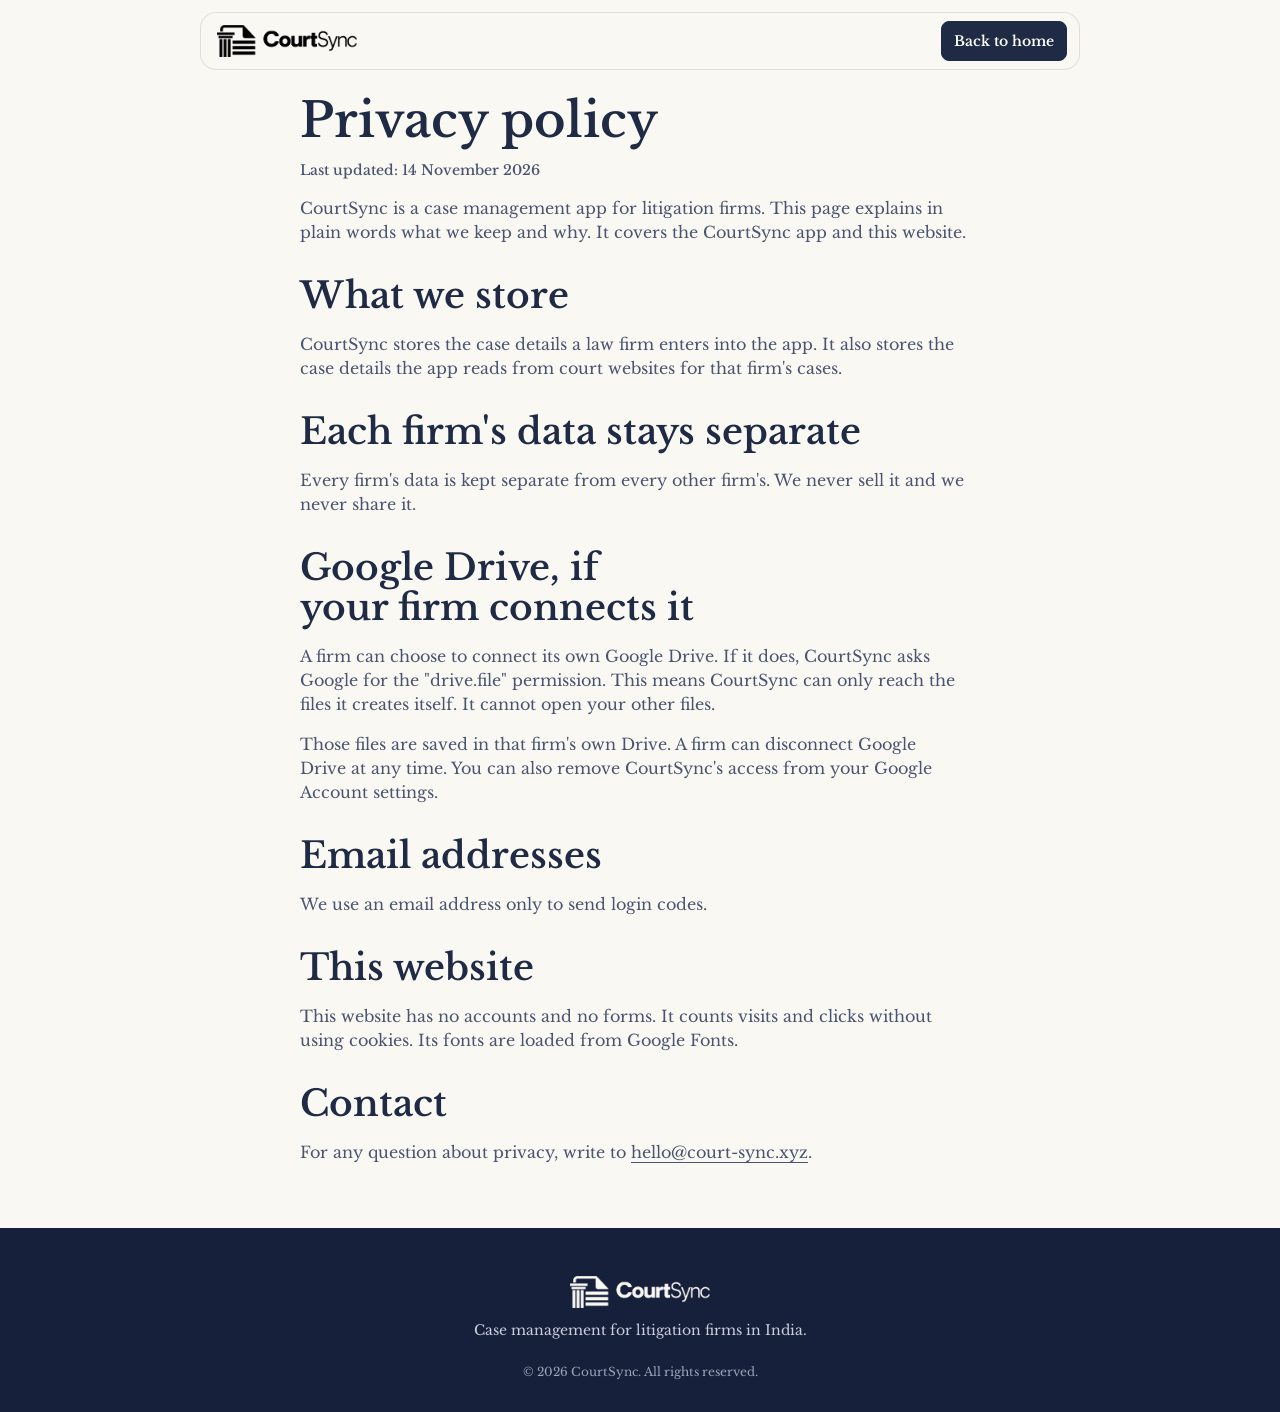
<file: privacy.html>
<!DOCTYPE html>
<html lang="en">
<head>
<meta charset="utf-8">
<meta name="viewport" content="width=device-width, initial-scale=1">
<title>Privacy policy | CourtSync</title>
<meta name="description" content="What CourtSync stores, how each firm's data is kept separate, how Google Drive is used if a firm connects it, and how email addresses are used.">
<link rel="canonical" href="https://court-sync.xyz/privacy">
<meta name="theme-color" content="#1f2a44">
<link rel="icon" href="favicon.png" type="image/png">
<link rel="preconnect" href="https://fonts.googleapis.com">
<link rel="preconnect" href="https://fonts.gstatic.com" crossorigin>
<link href="https://fonts.googleapis.com/css2?family=Libre+Baskerville:wght@400..700&display=swap" rel="stylesheet">
<link rel="stylesheet" href="styles.css">
</head>
<body>
<a class="skip-link body-4" href="#main">Skip to content</a>
<header>
  <nav class="nav" aria-label="Main">
    <a class="brand" href="/" aria-label="CourtSync, back to the home page"><img src="logo.png" alt="CourtSync" width="175" height="40"></a>
    <div class="nav-right"><a class="btn button-sm" href="/" style="display:inline-flex">Back to home</a></div>
  </nav>
</header>

<main id="main" class="page">
  <div class="container">
    <article class="prose">
      <h1 class="heading-2">Privacy policy</h1>
      <p class="caption-1">Last updated: 14 November 2026</p>
      <p class="body-3">CourtSync is a case management app for litigation firms. This page explains in plain words what we keep and why. It covers the CourtSync app and this website.</p>

      <h2 class="heading-3">What we store</h2>
      <p class="body-3">CourtSync stores the case details a law firm enters into the app. It also stores the case details the app reads from court websites for that firm's cases.</p>

      <h2 class="heading-3">Each firm's data stays separate</h2>
      <p class="body-3">Every firm's data is kept separate from every other firm's. We never sell it and we never share it.</p>

      <h2 class="heading-3">Google Drive, if your firm connects it</h2>
      <p class="body-3">A firm can choose to connect its own Google Drive. If it does, CourtSync asks Google for the "drive.file" permission. This means CourtSync can only reach the files it creates itself. It cannot open your other files.</p>
      <p class="body-3">Those files are saved in that firm's own Drive. A firm can disconnect Google Drive at any time. You can also remove CourtSync's access from your Google Account settings.</p>

      <h2 class="heading-3">Email addresses</h2>
      <p class="body-3">We use an email address only to send login codes.</p>

      <h2 class="heading-3">This website</h2>
      <p class="body-3">This website has no accounts and no forms. It counts visits and clicks without using cookies. Its fonts are loaded from Google Fonts.</p>

      <h2 class="heading-3">Contact</h2>
      <p class="body-3">For any question about privacy, write to <a href="mailto:hello@court-sync.xyz">hello@court-sync.xyz</a>.</p>
    </article>
  </div>
</main>

<footer class="site-footer">
  <div class="container footer-simple">
    <img class="footer-logo" src="logo-light.png" alt="CourtSync" width="175" height="40">
    <p class="body-6">Case management for litigation firms in India.</p>
    <p class="caption-5">&copy; <span id="year">2026</span> CourtSync. All rights reserved.</p>
  </div>
</footer>
<script>document.getElementById('year').textContent = new Date().getFullYear();</script>
</body>
</html>
</file>
<file: styles.css>
/* ==========================================================================
   CourtSync website styles
   Brand: navy #1f2a44, gold #c9a869, Libre Baskerville.
   Spacing only from: 0 2 4 8 12 16 24 32 40 48 64 80 96 (px).
   Radius only from Tailwind: 4 6 8 12 16 24 and full.
   You do not need to edit this file to change the words on the site.
   ========================================================================== */

:root {
  --navy: #1f2a44;
  --navy-soft: #2b3858;
  --gold: #c9a869;
  --gold-deep: #8a6d33;
  --paper: #faf8f3;
  --paper-2: #f1ede3;
  --ink: #1f2a44;
  --ink-soft: #4a5470;
  --line: #d9d3c4;
  --white: #ffffff;

  --s-25: 2px;
  --s-50: 4px;
  --s-75: 8px;
  --s-100: 12px;
  --s-200: 16px;
  --s-300: 24px;
  --s-400: 32px;
  --s-500: 40px;
  --s-600: 48px;
  --s-700: 64px;
  --s-800: 80px;
  --s-900: 96px;

  --r-lg: 8px;
  --r-xl: 12px;
  --r-2xl: 16px;
  --r-3xl: 24px;

  --curve: cubic-bezier(0.22, 1, 0.36, 1);
}

*, *::before, *::after { box-sizing: border-box; }

html { scroll-behavior: smooth; scroll-padding-top: 96px; -webkit-text-size-adjust: 100%; }

body {
  margin: 0;
  background: var(--paper);
  color: var(--ink);
  font-family: "Libre Baskerville", Georgia, "Times New Roman", serif;
  font-style: normal;
  font-weight: 400;
  font-size: 16px;
  line-height: 24px;
  text-wrap: pretty;
  overflow-x: hidden;
}

img, svg { max-width: 100%; display: block; }
em, i, cite, address { font-style: normal; }
h1, h2, h3, h4, p, ul, ol, figure, blockquote { margin: 0; }
ul, ol { padding: 0; list-style: none; }
a { color: inherit; }

/* ---------- Named text styles ---------- */
.heading-1 { font-size: 36px; line-height: 40px; font-weight: 600; text-wrap: balance; }
.heading-2 { font-size: 30px; line-height: 36px; font-weight: 600; text-wrap: balance; }
.heading-3 { font-size: 24px; line-height: 32px; font-weight: 600; text-wrap: balance; }
.title-1   { font-size: 20px; line-height: 28px; font-weight: 500; }
.title-2   { font-size: 18px; line-height: 28px; font-weight: 500; }
.title-3   { font-size: 16px; line-height: 24px; font-weight: 500; }
.body-1    { font-size: 16px; line-height: 24px; font-weight: 600; }
.body-3    { font-size: 16px; line-height: 24px; font-weight: 400; }
.body-4    { font-size: 14px; line-height: 20px; font-weight: 600; }
.body-6    { font-size: 14px; line-height: 20px; font-weight: 400; }
.button-lg { font-size: 18px; line-height: 28px; font-weight: 600; }
.button-md { font-size: 16px; line-height: 24px; font-weight: 600; }
.button-sm { font-size: 14px; line-height: 20px; font-weight: 600; }
.caption-1 { font-size: 14px; line-height: 20px; font-weight: 500; }
.caption-3 { font-size: 12px; line-height: 16px; font-weight: 600; }
.caption-5 { font-size: 12px; line-height: 16px; font-weight: 400; }

@media (min-width: 768px) {
  .heading-1 { font-size: 48px; line-height: 1; }
  .heading-2 { font-size: 36px; line-height: 40px; }
  .heading-3 { font-size: 30px; line-height: 36px; }
}
@media (min-width: 1024px) {
  .heading-1 { font-size: 60px; line-height: 1; }
  .heading-2 { font-size: 48px; line-height: 1; }
  .heading-3 { font-size: 36px; line-height: 40px; }
}

/* ---------- Layout ---------- */
.container { width: 100%; max-width: 1120px; margin-inline: auto; padding-inline: var(--s-200); }
@media (min-width: 768px) { .container { padding-inline: var(--s-400); } }

.section { padding-block: var(--s-700); }
@media (min-width: 1024px) { .section { padding-block: var(--s-900); } }
.section--paper2 { background: var(--paper-2); }
.section--navy { background: var(--navy); color: var(--paper); }
.section-head { max-width: 680px; margin-bottom: var(--s-600); display: grid; gap: var(--s-200); }
.section-head p { color: var(--ink-soft); }
.section--navy .section-head p { color: #c9cfdd; }
.eyebrow { color: var(--gold-deep); text-transform: uppercase; letter-spacing: 0.08em; }
.section--navy .eyebrow { color: var(--gold); }

.skip-link {
  position: absolute; left: var(--s-200); top: -80px; z-index: 100;
  background: var(--navy); color: var(--white); padding: var(--s-75) var(--s-100);
  border-radius: var(--r-lg); text-decoration: none;
  transition: transform 300ms var(--curve);
}
.skip-link:focus { top: var(--s-200); }

:focus-visible { outline: 2px solid var(--gold-deep); outline-offset: 2px; border-radius: var(--r-lg); }
.section--navy :focus-visible, .site-footer :focus-visible { outline-color: var(--gold); }

/* ---------- Buttons (8px / 12px padding) ---------- */
.btn {
  display: inline-flex; align-items: center; justify-content: center; gap: var(--s-75);
  padding: var(--s-75) var(--s-100);
  min-height: 40px;
  border-radius: var(--r-lg);
  border: 1px solid var(--navy);
  background: var(--navy); color: var(--white);
  text-decoration: none; cursor: pointer;
  transition: transform 300ms var(--curve), background-color 300ms var(--curve), color 300ms var(--curve), opacity 300ms var(--curve);
}
.btn:hover { background: var(--navy-soft); transform: translateY(-2px); }
.btn:active { transform: scale(0.98); }
.btn--gold { background: var(--gold); border-color: var(--gold); color: var(--navy); }
.btn--gold:hover { background: #d6b97f; }
.btn--ghost { background: transparent; color: var(--navy); }
.btn--ghost:hover { background: var(--paper-2); }
.btn--wide { padding-inline: var(--s-200); }

/* ---------- Navigation ---------- */
.nav {
  position: fixed; top: var(--s-100); left: 50%; z-index: 50;
  width: calc(100% - 32px); max-width: 880px;
  transform: translateX(-50%);
  display: flex; align-items: center; justify-content: space-between; gap: var(--s-200);
  padding: var(--s-75) var(--s-100) var(--s-75) var(--s-200);
  border-radius: var(--r-2xl);
  border: 1px solid rgba(31, 42, 68, 0.12);
  background: rgba(250, 248, 243, 0.78);
  -webkit-backdrop-filter: blur(16px); backdrop-filter: blur(16px);
}
.brand { display: inline-flex; align-items: center; gap: var(--s-75); text-decoration: none; color: var(--navy); }
.brand img { height: 32px; width: auto; }
.footer-logo { height: 32px; width: auto; }
.ico { width: 1em; height: 1em; flex: none; display: block; }
.nav-links { display: none; align-items: center; gap: var(--s-50); }
.nav-links a:not(.btn) {
  padding: var(--s-75) var(--s-100); border-radius: var(--r-lg); text-decoration: none; color: var(--ink-soft);
  transition: background-color 300ms var(--curve), color 300ms var(--curve);
}
.nav-links a:not(.btn):hover { background: var(--paper-2); color: var(--navy); }
.nav-links a[aria-current="location"] { color: var(--navy); background: var(--paper-2); }
.nav-right { display: flex; align-items: center; gap: var(--s-75); }
.nav-right .btn { display: none; }

.nav-toggle {
  width: 40px; height: 40px; border: 0; background: transparent; cursor: pointer; border-radius: var(--r-lg);
  position: relative; color: var(--navy);
}
.nav-toggle span {
  position: absolute; left: 10px; width: 20px; height: 2px; background: currentColor; border-radius: 2px;
  transition: transform 500ms var(--curve), opacity 300ms var(--curve);
}
.nav-toggle span:nth-child(1) { top: 14px; }
.nav-toggle span:nth-child(2) { top: 19px; }
.nav-toggle span:nth-child(3) { top: 24px; }
.nav-toggle[aria-expanded="true"] span:nth-child(1) { transform: translateY(5px) rotate(45deg); }
.nav-toggle[aria-expanded="true"] span:nth-child(2) { opacity: 0; }
.nav-toggle[aria-expanded="true"] span:nth-child(3) { transform: translateY(-5px) rotate(-45deg); }

.mobile-menu {
  position: fixed; inset: 0; z-index: 40;
  background: rgba(250, 248, 243, 0.96);
  -webkit-backdrop-filter: blur(24px); backdrop-filter: blur(24px);
  display: flex; flex-direction: column; justify-content: center; gap: var(--s-100);
  padding: var(--s-900) var(--s-300) var(--s-400);
  opacity: 0; visibility: hidden;
  transition: opacity 500ms var(--curve), visibility 0s linear 500ms;
}
.mobile-menu.open { opacity: 1; visibility: visible; transition: opacity 500ms var(--curve), visibility 0s; }
.mobile-menu a { text-decoration: none; }
.mobile-menu a:not(.btn) { padding: var(--s-100) 0; }
.mobile-menu li {
  opacity: 0; transform: translateY(24px);
  transition: opacity 500ms var(--curve), transform 500ms var(--curve);
}
.mobile-menu.open li { opacity: 1; transform: none; transition-delay: calc(var(--i) * 60ms); }

@media (min-width: 768px) {
  .nav-links { display: flex; }
  .nav-right .btn { display: inline-flex; }
  .nav-toggle, .mobile-menu { display: none; }
}

/* ---------- Hero ---------- */
.hero { padding-top: 96px; padding-bottom: var(--s-700); text-align: center; }
.hero-copy { max-width: 680px; margin-inline: auto; display: grid; gap: var(--s-300); justify-items: center; }
.hero h1 {
  color: var(--navy);
  background: linear-gradient(90deg, #1f2a44 0%, #5b6479 100%);
  -webkit-background-clip: text; background-clip: text;
  -webkit-text-fill-color: transparent;
  padding-bottom: var(--s-50);
}
.hero h1.heading-1 { line-height: 1.12; }
@media (min-width: 768px) { .hero h1.heading-1 { font-size: 48px; } }   /* the long heading sits in two or three lines, not four */
.hero-sub { color: var(--ink-soft); max-width: 680px; }
.hero-cta { display: grid; gap: var(--s-100); justify-items: center; }
.hero-note { color: var(--ink-soft); }
.hero-proof {
  display: inline-flex; align-items: center; gap: var(--s-75); color: var(--ink-soft);
  padding: var(--s-75) var(--s-100); border: 1px solid var(--line); border-radius: var(--r-xl); background: var(--white);
  text-align: left;
}
.hero-proof .ico { color: var(--gold-deep); font-size: 20px; flex: none; }

.hero-visual {
  position: relative; max-width: 880px; margin: var(--s-600) auto 0;
  border-radius: var(--r-3xl); background: var(--navy); padding: var(--s-200);
  border: 1px solid var(--navy);
  text-align: left; color: var(--paper);
}
.mock-bar { display: flex; justify-content: space-between; align-items: center; gap: var(--s-100); padding: var(--s-75) var(--s-100) var(--s-200); flex-wrap: wrap; }
.mock-bar .tag { color: var(--gold); }
.mock-list { display: grid; gap: var(--s-75); }
.mock-row {
  display: grid; grid-template-columns: 1fr auto; gap: var(--s-75) var(--s-200); align-items: center;
  background: var(--navy-soft); border: 1px solid rgba(201, 168, 105, 0.25); border-radius: var(--r-xl); padding: var(--s-100) var(--s-200);
}
.mock-row .when { color: var(--gold); text-align: right; }
.mock-row .meta { color: #b9c1d4; }
.mock-chip {
  grid-column: 1 / -1; justify-self: start; color: var(--navy); background: var(--gold);
  border-radius: var(--r-lg); padding: var(--s-25) var(--s-75);
}
.mock-foot { padding: var(--s-200) var(--s-100) var(--s-50); color: #b9c1d4; }
.play-btn {
  position: absolute; inset: 0; width: 100%; border: 0; border-radius: var(--r-3xl); cursor: pointer;
  background: rgba(31, 42, 68, 0.55); color: var(--white);
  display: flex; flex-direction: column; align-items: center; justify-content: center; gap: var(--s-100);
  transition: background-color 300ms var(--curve);
}
.play-btn[hidden] { display: none; }
.video-box { position: relative; max-width: 880px; margin-inline: auto; aspect-ratio: 16 / 9; border-radius: var(--r-3xl); background: var(--navy); overflow: hidden; }
.video-box .play-btn { background: transparent; }
.video-box .play-btn:hover { background: rgba(255, 255, 255, 0.04); }
.video-box .play-btn { gap: var(--s-200); color: var(--white); }
.play-btn:hover { background: rgba(31, 42, 68, 0.4); }
.play-btn .circle {
  width: 64px; height: 64px; border-radius: 9999px; background: var(--gold); color: var(--navy);
  display: grid; place-items: center; font-size: 32px;
  transition: transform 500ms var(--curve);
}
.play-btn:hover .circle { transform: scale(1.08); }
.play-btn:active .circle { transform: scale(0.98); }
.video-frame { position: absolute; inset: 0; border-radius: var(--r-3xl); overflow: hidden; background: #000; }
.video-frame iframe { width: 100%; height: 100%; border: 0; }
.video-error { padding: var(--s-200); color: var(--gold); }

/* ---------- Cards and grids ---------- */
.grid { display: grid; gap: var(--s-200); }
@media (min-width: 768px) {
  .grid--2 { grid-template-columns: repeat(2, 1fr); }
  .grid--3 { grid-template-columns: repeat(3, 1fr); }
}
.card {
  background: var(--white); border: 1px solid var(--line); border-radius: var(--r-2xl); padding: var(--s-300);
  display: grid; gap: var(--s-100); align-content: start;
  transition: transform 500ms var(--curve), border-color 300ms var(--curve);
}
.card:hover { transform: translateY(-4px); border-color: var(--gold); }
.card p { color: var(--ink-soft); }
.icon-box {
  width: 40px; height: 40px; border-radius: var(--r-lg); background: var(--navy); color: var(--gold);
  display: grid; place-items: center; font-size: 24px; margin-bottom: var(--s-75);
}
.also { margin-top: var(--s-400); display: grid; gap: var(--s-100); }
@media (min-width: 768px) { .also { grid-template-columns: repeat(3, 1fr); } }
.also-item { display: flex; gap: var(--s-100); align-items: flex-start; padding: var(--s-200); border: 1px solid var(--line); border-radius: var(--r-xl); background: var(--paper); }
.also-item .ico { font-size: 24px; color: var(--gold-deep); flex: none; }
.also-item p { color: var(--ink-soft); }

/* Problem to solution */
.split { display: grid; gap: var(--s-400); }
@media (min-width: 768px) { .split { grid-template-columns: 1fr 1fr; gap: var(--s-700); align-items: start; } }
.split .col { display: grid; gap: var(--s-200); }
.split .col p { color: var(--ink-soft); }
.check-list { display: grid; gap: var(--s-100); }
.check-list li { display: flex; gap: var(--s-100); align-items: flex-start; }
.check-list .ico { color: var(--gold-deep); font-size: 20px; margin-top: var(--s-25); flex: none; }

/* ---------- Tagline reveal ---------- */
.tagline { padding-block: var(--s-800); }
@media (min-width: 1024px) { .tagline { padding-block: var(--s-900); } }
.tagline-text { max-width: 880px; margin-inline: auto; text-align: left; }
.tagline-text .tl-word { display: inline-block; opacity: 0.3; transition: opacity 500ms var(--curve); white-space: pre; }
.tagline-text .tl-word.on { opacity: 1; }
.tagline-text .heading-2 { text-wrap: balance; }
.tagline-sub { color: #c9cfdd; margin-top: var(--s-300); max-width: 680px; }

/* ---------- Steps ---------- */
.steps { display: grid; gap: var(--s-200); counter-reset: step; }
@media (min-width: 768px) { .steps { grid-template-columns: repeat(3, 1fr); } }
.step { background: var(--white); border: 1px solid var(--line); border-radius: var(--r-2xl); padding: var(--s-300); display: grid; gap: var(--s-100); align-content: start; }
.step-num {
  width: 40px; height: 40px; border-radius: 9999px; background: var(--navy); color: var(--gold);
  display: grid; place-items: center; margin-bottom: var(--s-75);
}
.step p { color: var(--ink-soft); }

/* ---------- Proof ---------- */
.proof-card {
  max-width: 880px; margin-inline: auto; background: var(--white); border: 1px solid var(--line); border-radius: var(--r-3xl);
  padding: var(--s-400); display: grid; gap: var(--s-200);
}
.proof-card .eyebrow { color: var(--gold-deep); }
.proof-card p { color: var(--ink-soft); }

/* ---------- FAQ ---------- */
.faq { max-width: 880px; margin-inline: auto; display: grid; gap: var(--s-100); }
.faq details { background: var(--white); border: 1px solid var(--line); border-radius: var(--r-2xl); transition: border-color 300ms var(--curve); }
.faq details[open] { border-color: var(--gold); }
.faq summary {
  list-style: none; cursor: pointer; padding: var(--s-200) var(--s-300);
  display: flex; justify-content: space-between; align-items: center; gap: var(--s-200); border-radius: var(--r-2xl);
}
.faq summary::-webkit-details-marker { display: none; }
.faq summary .ico { transition: transform 500ms var(--curve); flex: none; color: var(--gold-deep); font-size: 20px; }
.faq details[open] summary .ico { transform: rotate(45deg); }
.faq summary:hover { background: var(--paper); }
.faq .answer { padding: 0 var(--s-300) var(--s-300); color: var(--ink-soft); }

/* ---------- Final CTA ---------- */
.final { text-align: center; }
.final .inner { max-width: 680px; margin-inline: auto; display: grid; gap: var(--s-300); justify-items: center; }
.final p { color: #c9cfdd; }
.final a.mail { color: var(--gold); text-underline-offset: 4px; }
.final a.mail:hover { color: #d6b97f; }

/* ---------- Footer ---------- */
.site-footer { background: #17203a; color: #c9cfdd; padding: var(--s-600) 0 var(--s-400); }
.footer-grid { display: grid; gap: var(--s-400); }
@media (min-width: 768px) { .footer-grid { grid-template-columns: 2fr 1fr 1fr; } }
.site-footer h2 { color: var(--white); margin-bottom: var(--s-100); }
.site-footer ul { display: grid; gap: var(--s-75); }
.site-footer a { text-decoration: none; transition: color 300ms var(--curve); }
.site-footer a:hover { color: var(--gold); }
.footer-brand { color: var(--white); }
.footer-bottom { margin-top: var(--s-500); padding-top: var(--s-300); border-top: 1px solid rgba(255, 255, 255, 0.15); display: flex; flex-wrap: wrap; gap: var(--s-100) var(--s-300); justify-content: space-between; }

/* ---------- Plain pages (privacy, terms, 404) ---------- */
.page { padding-top: 96px; padding-bottom: var(--s-700); }
.prose { max-width: 680px; margin-inline: auto; display: grid; gap: var(--s-200); }
.prose h2 { margin-top: var(--s-200); }
.prose p, .prose li { color: var(--ink-soft); }
.prose ul { list-style: disc; padding-left: var(--s-300); display: grid; gap: var(--s-75); }
.prose a { text-underline-offset: 4px; }
.notfound { min-height: 100vh; display: grid; place-items: center; text-align: center; padding: var(--s-300); background: var(--navy); color: var(--paper); }
.notfound .inner { max-width: 480px; display: grid; gap: var(--s-300); justify-items: center; }
.notfound p { color: #c9cfdd; }
.notfound .big { color: var(--gold); font-size: 96px; line-height: 1; font-weight: 600; }

/* ---------- Scroll reveals ---------- */
.js .reveal { opacity: 0; transform: translateY(32px); transition: opacity 700ms var(--curve), transform 700ms var(--curve); }
.js .reveal.in { opacity: 1; transform: none; }

@media (prefers-reduced-motion: reduce) {
  html { scroll-behavior: auto; }
  .js .reveal { transform: none; transition: opacity 300ms var(--curve); }
  .mobile-menu li { transform: none; }
  .btn:hover, .card:hover { transform: none; }
  .tagline-text .tl-word { transition: none; opacity: 1; }
}

/* Hero video */
.hero-video { margin: var(--s-600) auto 0; background: #000; }
.video-thumb { position: absolute; inset: 0; width: 100%; height: 100%; object-fit: cover; }
.hero-video .play-btn { background: rgba(0, 0, 0, 0.25); }
.hero-video .play-btn:hover { background: rgba(0, 0, 0, 0.1); }
.footer-simple { display: grid; gap: var(--s-100); justify-items: center; text-align: center; }
.footer-simple .caption-5 { margin-top: var(--s-100); color: #9aa3b8; }
.video-link { text-align: center; margin-top: var(--s-200); }
.video-link a { color: var(--ink-soft); text-underline-offset: 4px; transition: color 300ms var(--curve); }
.video-link a:hover { color: var(--navy); }
</file>
